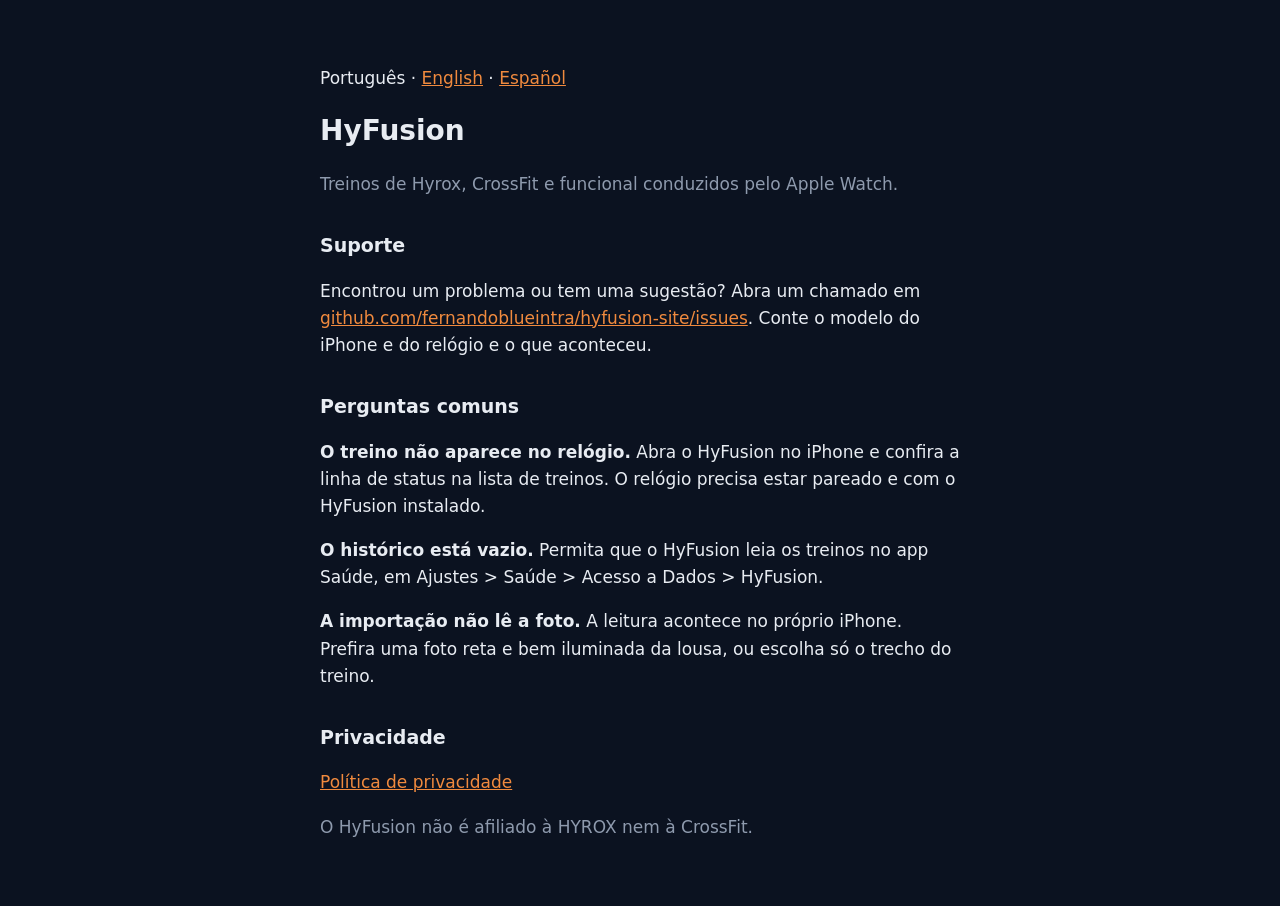
<file: index.html>
<!doctype html><html lang="pt-BR"><head><meta charset="utf-8"><meta name="viewport" content="width=device-width,initial-scale=1"><title>HyFusion · Suporte</title><link rel="stylesheet" href="style.css"></head><body><main>
<p class="langs">Português · <a href="en/index.html">English</a> · <a href="es/index.html">Español</a></p>
<h1>HyFusion</h1><p class="mut">Treinos de Hyrox, CrossFit e funcional conduzidos pelo Apple Watch.</p>
<h2>Suporte</h2>
<p>Encontrou um problema ou tem uma sugestão? Abra um chamado em <a href="https://github.com/fernandoblueintra/hyfusion-site/issues">github.com/fernandoblueintra/hyfusion-site/issues</a>. Conte o modelo do iPhone e do relógio e o que aconteceu.</p>
<h2>Perguntas comuns</h2>
<p><strong>O treino não aparece no relógio.</strong> Abra o HyFusion no iPhone e confira a linha de status na lista de treinos. O relógio precisa estar pareado e com o HyFusion instalado.</p>
<p><strong>O histórico está vazio.</strong> Permita que o HyFusion leia os treinos no app Saúde, em Ajustes &gt; Saúde &gt; Acesso a Dados &gt; HyFusion.</p>
<p><strong>A importação não lê a foto.</strong> A leitura acontece no próprio iPhone. Prefira uma foto reta e bem iluminada da lousa, ou escolha só o trecho do treino.</p>
<h2>Privacidade</h2><p><a href="privacidade.html">Política de privacidade</a></p>
<p class="mut">O HyFusion não é afiliado à HYROX nem à CrossFit.</p>
</main></body></html>
</file>
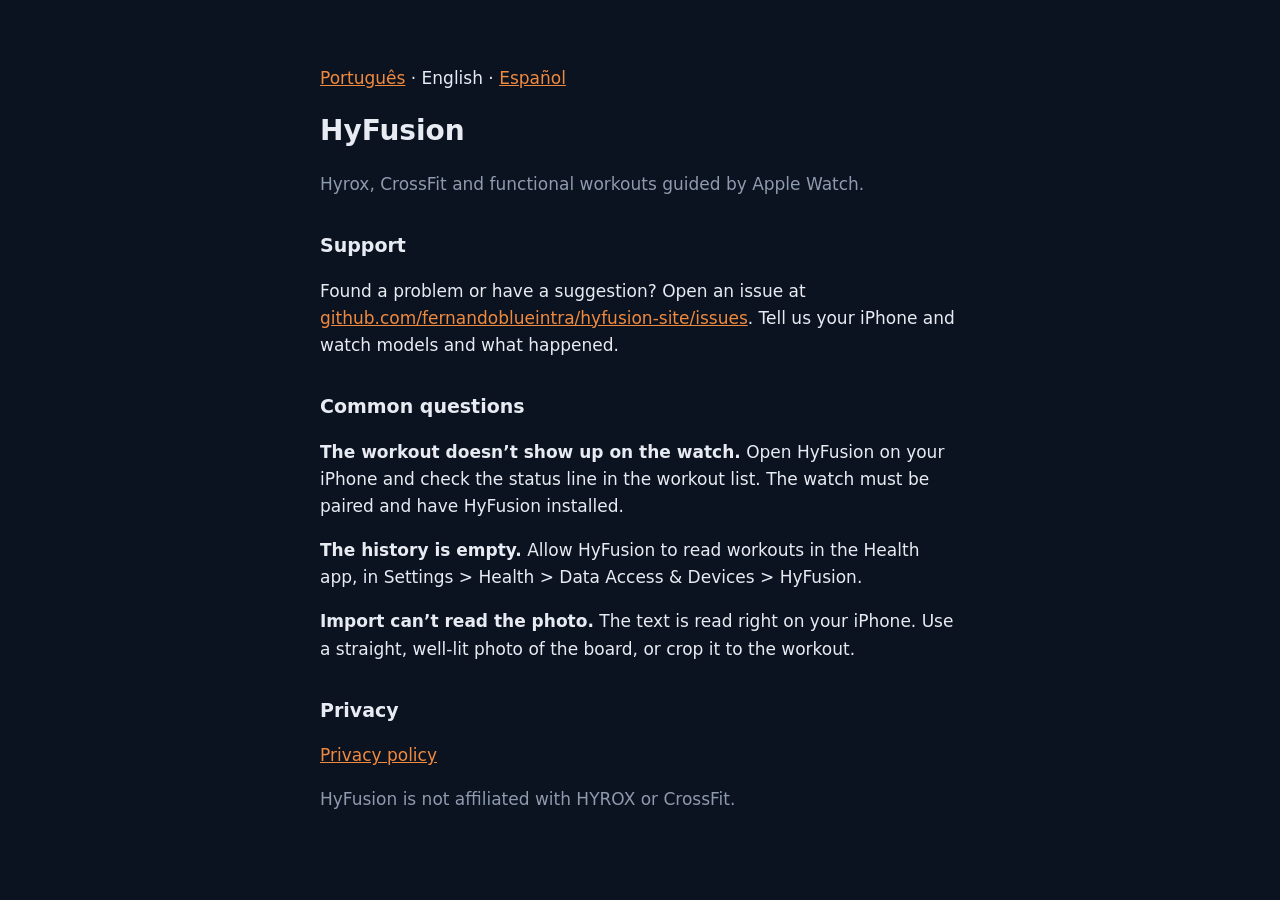
<file: en/index.html>
<!doctype html><html lang="en"><head><meta charset="utf-8"><meta name="viewport" content="width=device-width,initial-scale=1"><title>HyFusion · Support</title><link rel="stylesheet" href="../style.css"></head><body><main>
<p class="langs"><a href="../index.html">Português</a> · English · <a href="../es/index.html">Español</a></p>
<h1>HyFusion</h1><p class="mut">Hyrox, CrossFit and functional workouts guided by Apple Watch.</p>
<h2>Support</h2>
<p>Found a problem or have a suggestion? Open an issue at <a href="https://github.com/fernandoblueintra/hyfusion-site/issues">github.com/fernandoblueintra/hyfusion-site/issues</a>. Tell us your iPhone and watch models and what happened.</p>
<h2>Common questions</h2>
<p><strong>The workout doesn’t show up on the watch.</strong> Open HyFusion on your iPhone and check the status line in the workout list. The watch must be paired and have HyFusion installed.</p>
<p><strong>The history is empty.</strong> Allow HyFusion to read workouts in the Health app, in Settings &gt; Health &gt; Data Access &amp; Devices &gt; HyFusion.</p>
<p><strong>Import can’t read the photo.</strong> The text is read right on your iPhone. Use a straight, well-lit photo of the board, or crop it to the workout.</p>
<h2>Privacy</h2><p><a href="privacy.html">Privacy policy</a></p>
<p class="mut">HyFusion is not affiliated with HYROX or CrossFit.</p>
</main></body></html>
</file>
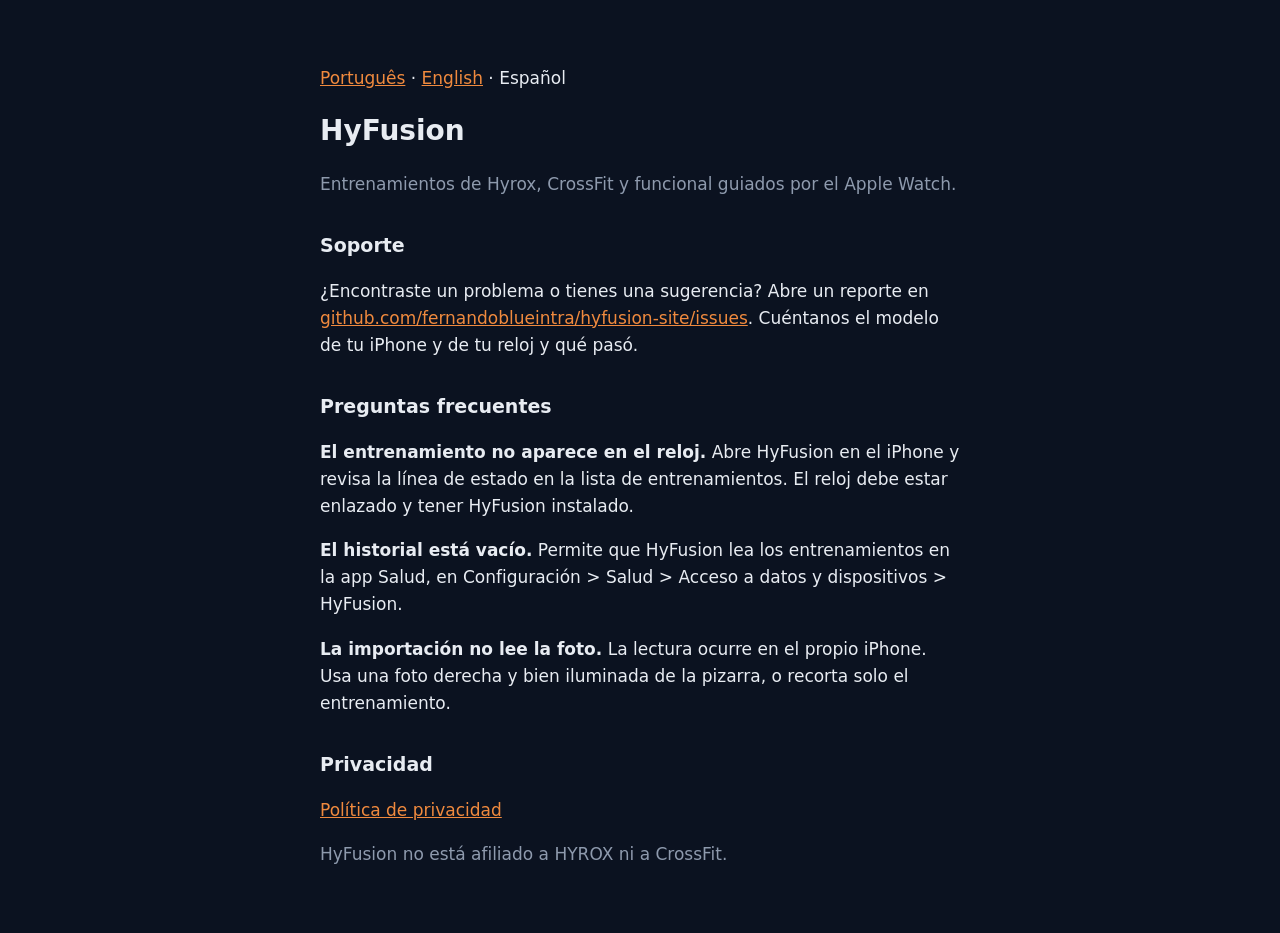
<file: es/index.html>
<!doctype html><html lang="es"><head><meta charset="utf-8"><meta name="viewport" content="width=device-width,initial-scale=1"><title>HyFusion · Soporte</title><link rel="stylesheet" href="../style.css"></head><body><main>
<p class="langs"><a href="../index.html">Português</a> · <a href="../en/index.html">English</a> · Español</p>
<h1>HyFusion</h1><p class="mut">Entrenamientos de Hyrox, CrossFit y funcional guiados por el Apple Watch.</p>
<h2>Soporte</h2>
<p>¿Encontraste un problema o tienes una sugerencia? Abre un reporte en <a href="https://github.com/fernandoblueintra/hyfusion-site/issues">github.com/fernandoblueintra/hyfusion-site/issues</a>. Cuéntanos el modelo de tu iPhone y de tu reloj y qué pasó.</p>
<h2>Preguntas frecuentes</h2>
<p><strong>El entrenamiento no aparece en el reloj.</strong> Abre HyFusion en el iPhone y revisa la línea de estado en la lista de entrenamientos. El reloj debe estar enlazado y tener HyFusion instalado.</p>
<p><strong>El historial está vacío.</strong> Permite que HyFusion lea los entrenamientos en la app Salud, en Configuración &gt; Salud &gt; Acceso a datos y dispositivos &gt; HyFusion.</p>
<p><strong>La importación no lee la foto.</strong> La lectura ocurre en el propio iPhone. Usa una foto derecha y bien iluminada de la pizarra, o recorta solo el entrenamiento.</p>
<h2>Privacidad</h2><p><a href="privacidad.html">Política de privacidad</a></p>
<p class="mut">HyFusion no está afiliado a HYROX ni a CrossFit.</p>
</main></body></html>
</file>
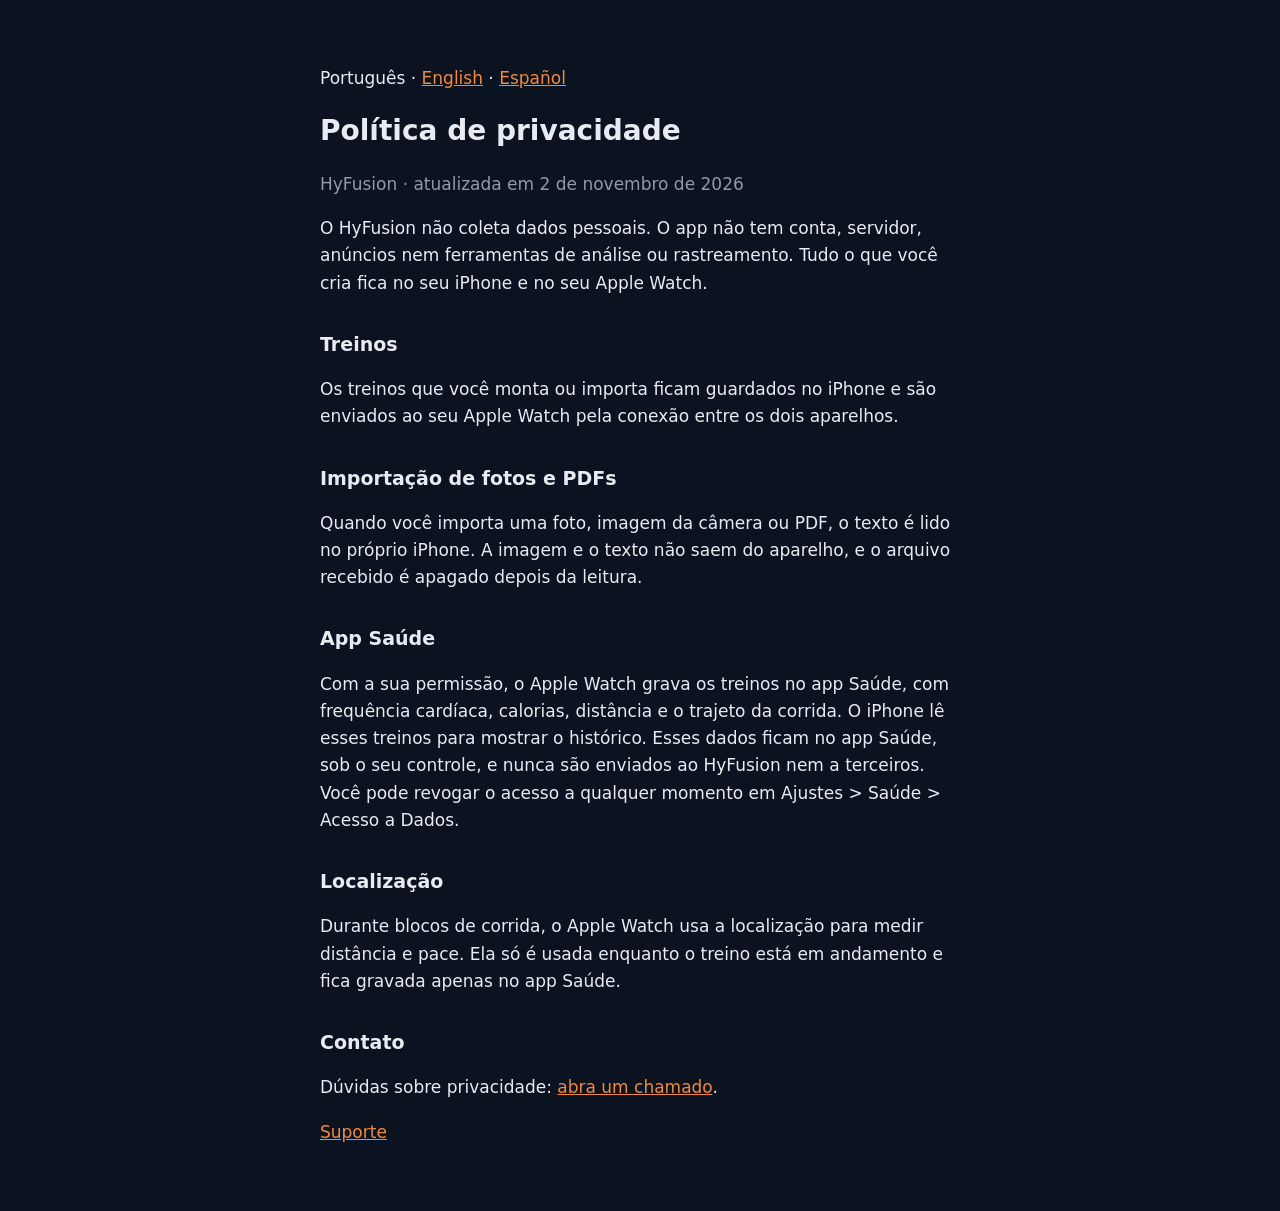
<file: privacidade.html>
<!doctype html><html lang="pt-BR"><head><meta charset="utf-8"><meta name="viewport" content="width=device-width,initial-scale=1"><title>HyFusion · Privacidade</title><link rel="stylesheet" href="style.css"></head><body><main>
<p class="langs">Português · <a href="en/privacy.html">English</a> · <a href="es/privacidad.html">Español</a></p>
<h1>Política de privacidade</h1><p class="mut">HyFusion · atualizada em 2 de novembro de 2026</p>
<p>O HyFusion não coleta dados pessoais. O app não tem conta, servidor, anúncios nem ferramentas de análise ou rastreamento. Tudo o que você cria fica no seu iPhone e no seu Apple Watch.</p>
<h2>Treinos</h2><p>Os treinos que você monta ou importa ficam guardados no iPhone e são enviados ao seu Apple Watch pela conexão entre os dois aparelhos.</p>
<h2>Importação de fotos e PDFs</h2><p>Quando você importa uma foto, imagem da câmera ou PDF, o texto é lido no próprio iPhone. A imagem e o texto não saem do aparelho, e o arquivo recebido é apagado depois da leitura.</p>
<h2>App Saúde</h2><p>Com a sua permissão, o Apple Watch grava os treinos no app Saúde, com frequência cardíaca, calorias, distância e o trajeto da corrida. O iPhone lê esses treinos para mostrar o histórico. Esses dados ficam no app Saúde, sob o seu controle, e nunca são enviados ao HyFusion nem a terceiros. Você pode revogar o acesso a qualquer momento em Ajustes &gt; Saúde &gt; Acesso a Dados.</p>
<h2>Localização</h2><p>Durante blocos de corrida, o Apple Watch usa a localização para medir distância e pace. Ela só é usada enquanto o treino está em andamento e fica gravada apenas no app Saúde.</p>
<h2>Contato</h2><p>Dúvidas sobre privacidade: <a href="https://github.com/fernandoblueintra/hyfusion-site/issues">abra um chamado</a>.</p>
<p><a href="index.html">Suporte</a></p>
</main></body></html>
</file>
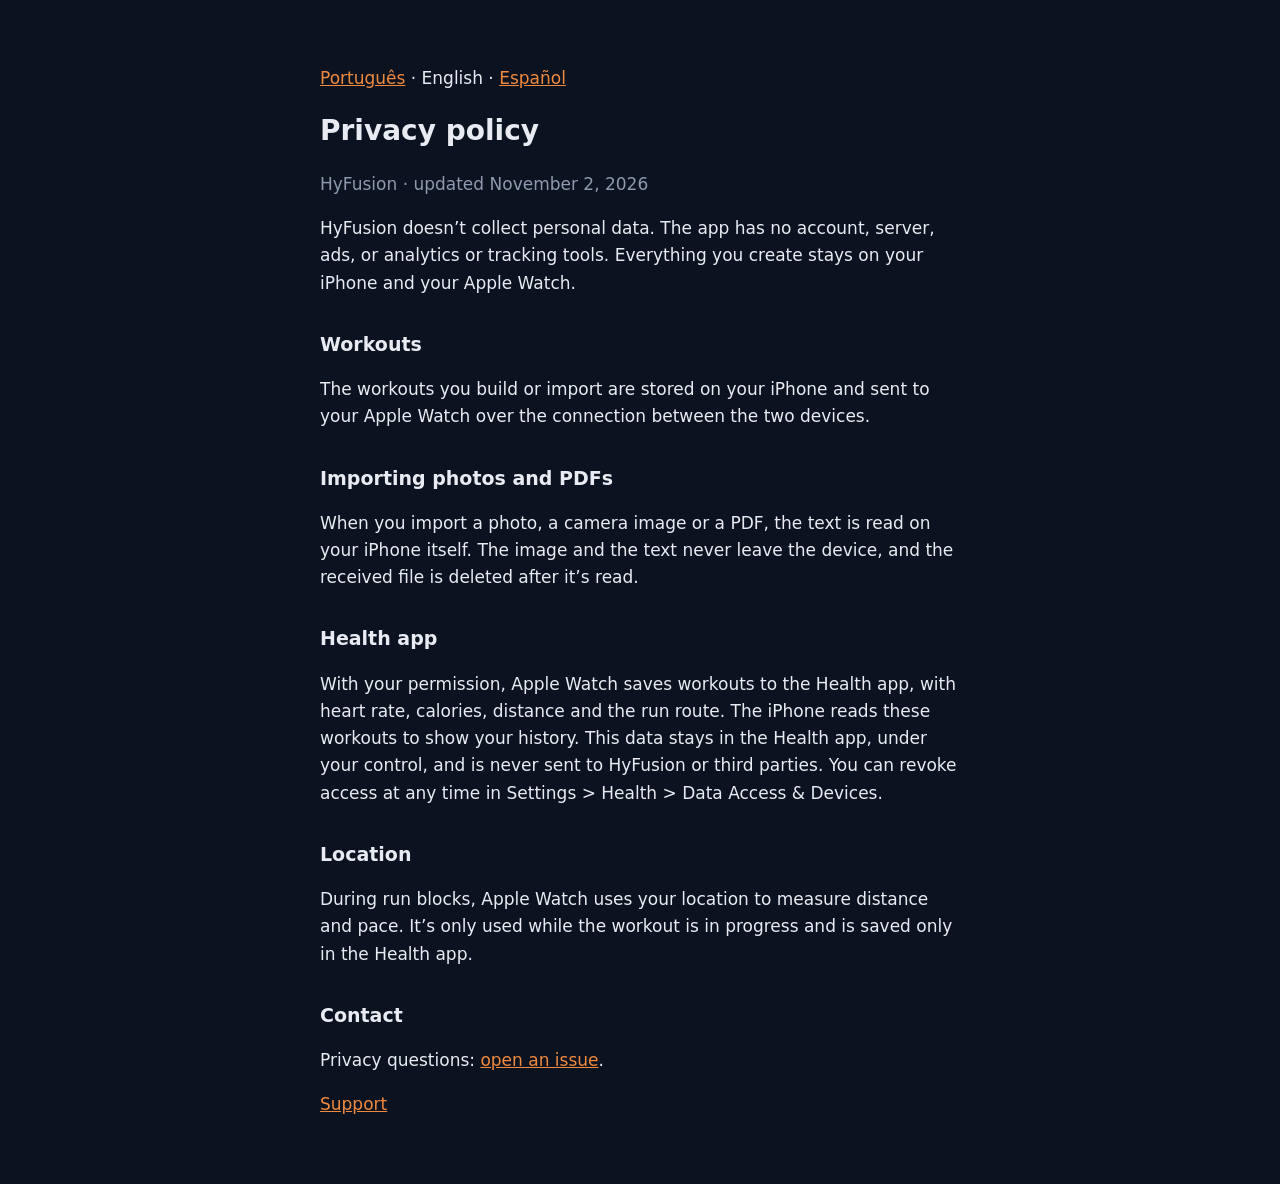
<file: en/privacy.html>
<!doctype html><html lang="en"><head><meta charset="utf-8"><meta name="viewport" content="width=device-width,initial-scale=1"><title>HyFusion · Privacy</title><link rel="stylesheet" href="../style.css"></head><body><main>
<p class="langs"><a href="../privacidade.html">Português</a> · English · <a href="../es/privacidad.html">Español</a></p>
<h1>Privacy policy</h1><p class="mut">HyFusion · updated November 2, 2026</p>
<p>HyFusion doesn’t collect personal data. The app has no account, server, ads, or analytics or tracking tools. Everything you create stays on your iPhone and your Apple Watch.</p>
<h2>Workouts</h2><p>The workouts you build or import are stored on your iPhone and sent to your Apple Watch over the connection between the two devices.</p>
<h2>Importing photos and PDFs</h2><p>When you import a photo, a camera image or a PDF, the text is read on your iPhone itself. The image and the text never leave the device, and the received file is deleted after it’s read.</p>
<h2>Health app</h2><p>With your permission, Apple Watch saves workouts to the Health app, with heart rate, calories, distance and the run route. The iPhone reads these workouts to show your history. This data stays in the Health app, under your control, and is never sent to HyFusion or third parties. You can revoke access at any time in Settings &gt; Health &gt; Data Access &amp; Devices.</p>
<h2>Location</h2><p>During run blocks, Apple Watch uses your location to measure distance and pace. It’s only used while the workout is in progress and is saved only in the Health app.</p>
<h2>Contact</h2><p>Privacy questions: <a href="https://github.com/fernandoblueintra/hyfusion-site/issues">open an issue</a>.</p>
<p><a href="index.html">Support</a></p>
</main></body></html>
</file>
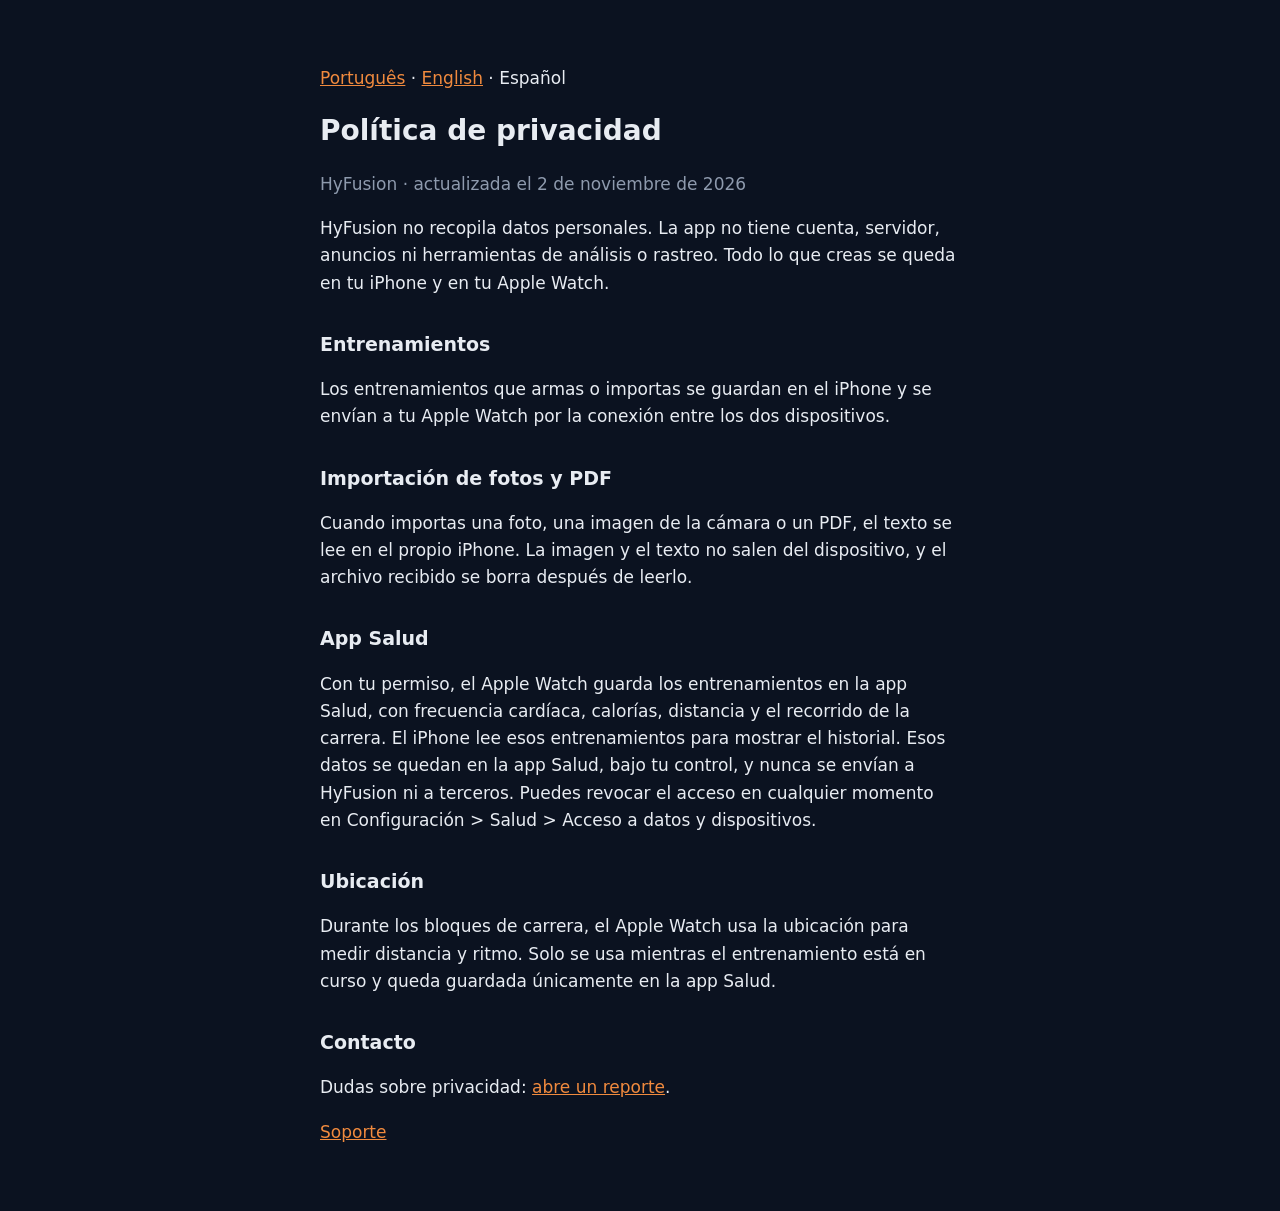
<file: es/privacidad.html>
<!doctype html><html lang="es"><head><meta charset="utf-8"><meta name="viewport" content="width=device-width,initial-scale=1"><title>HyFusion · Privacidad</title><link rel="stylesheet" href="../style.css"></head><body><main>
<p class="langs"><a href="../privacidade.html">Português</a> · <a href="../en/privacy.html">English</a> · Español</p>
<h1>Política de privacidad</h1><p class="mut">HyFusion · actualizada el 2 de noviembre de 2026</p>
<p>HyFusion no recopila datos personales. La app no tiene cuenta, servidor, anuncios ni herramientas de análisis o rastreo. Todo lo que creas se queda en tu iPhone y en tu Apple Watch.</p>
<h2>Entrenamientos</h2><p>Los entrenamientos que armas o importas se guardan en el iPhone y se envían a tu Apple Watch por la conexión entre los dos dispositivos.</p>
<h2>Importación de fotos y PDF</h2><p>Cuando importas una foto, una imagen de la cámara o un PDF, el texto se lee en el propio iPhone. La imagen y el texto no salen del dispositivo, y el archivo recibido se borra después de leerlo.</p>
<h2>App Salud</h2><p>Con tu permiso, el Apple Watch guarda los entrenamientos en la app Salud, con frecuencia cardíaca, calorías, distancia y el recorrido de la carrera. El iPhone lee esos entrenamientos para mostrar el historial. Esos datos se quedan en la app Salud, bajo tu control, y nunca se envían a HyFusion ni a terceros. Puedes revocar el acceso en cualquier momento en Configuración &gt; Salud &gt; Acceso a datos y dispositivos.</p>
<h2>Ubicación</h2><p>Durante los bloques de carrera, el Apple Watch usa la ubicación para medir distancia y ritmo. Solo se usa mientras el entrenamiento está en curso y queda guardada únicamente en la app Salud.</p>
<h2>Contacto</h2><p>Dudas sobre privacidad: <a href="https://github.com/fernandoblueintra/hyfusion-site/issues">abre un reporte</a>.</p>
<p><a href="index.html">Soporte</a></p>
</main></body></html>
</file>
<file: style.css>
:root{color-scheme:dark;--bg:#0b1220;--fg:#e8ecf2;--mut:#8e9aad;--acc:#f08a3e}
body{margin:0;background:var(--bg);color:var(--fg);font:17px/1.6 -apple-system,system-ui,sans-serif}
main{max-width:640px;margin:0 auto;padding:48px 16px}
h1{font-size:28px;margin:0 0 4px}h2{font-size:19px;margin:32px 0 8px}
p,li{color:var(--fg)}.mut{color:var(--mut)}a{color:var(--acc)}
</file>
